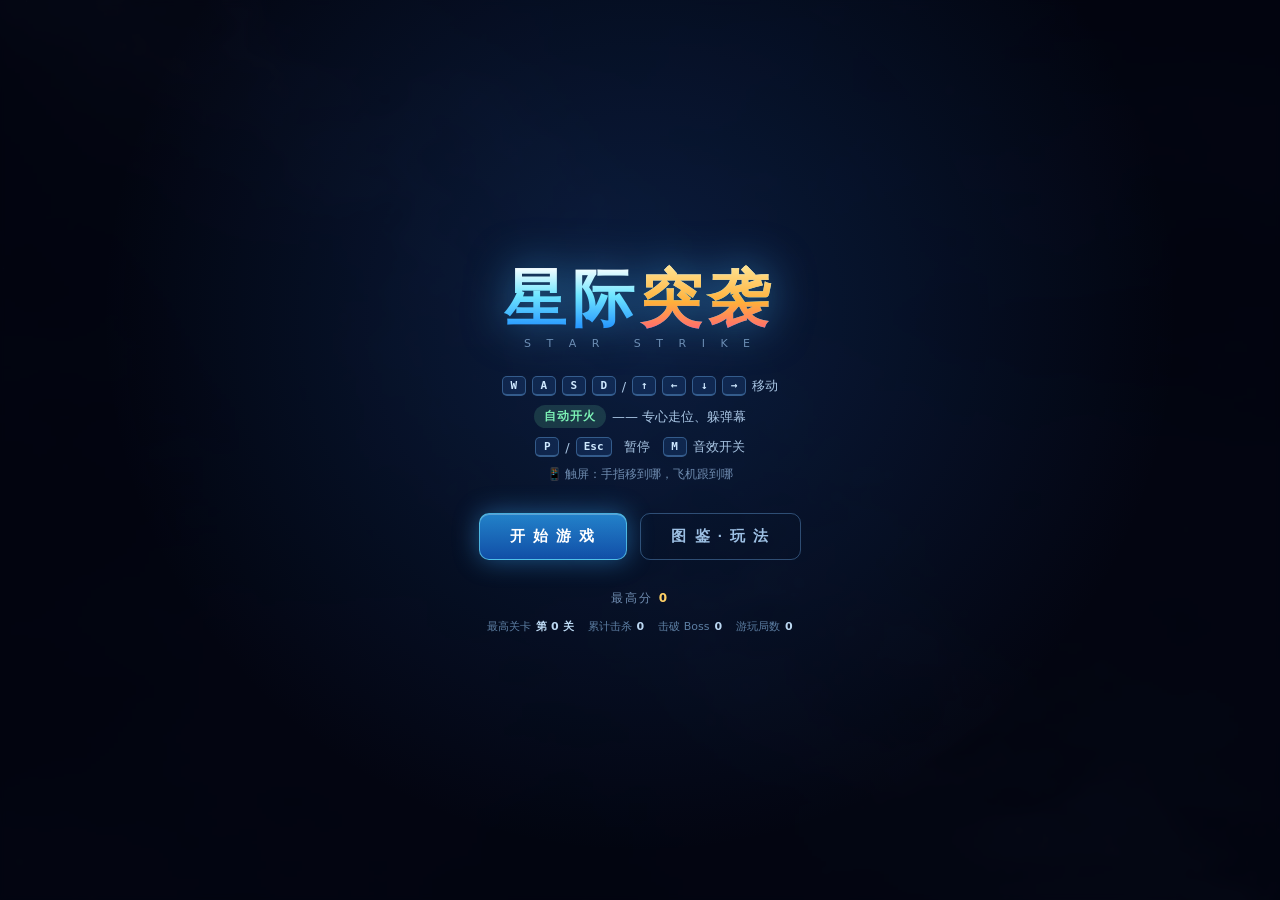
<file: index.html>
<!DOCTYPE html>
<html lang="zh-CN">
<head>
<meta charset="UTF-8" />
<meta name="viewport" content="width=device-width, initial-scale=1.0, user-scalable=no, viewport-fit=cover" />
<title>星际突袭 · 飞行射击</title>
<link rel="stylesheet" href="css/style.css" />
</head>
<body>

<div id="game-wrap">
  <canvas id="game"></canvas>

  <!-- ============ 游戏内 HUD ============ -->
  <div id="hud" class="hidden">
    <div class="hud-item hud-score">
      <span class="hud-label">SCORE</span>
      <span id="hud-score" class="hud-value">0</span>
    </div>
    <div class="hud-item hud-level">
      <span id="hud-level" class="hud-value">LV 1</span>
    </div>
    <div class="hud-item hud-lives">
      <span id="hud-lives" class="hud-value">♥♥♥</span>
    </div>
    <div class="hud-item hud-best">
      <span class="hud-label">BEST</span>
      <span id="hud-best" class="hud-value">0</span>
    </div>
  </div>

  <!-- ============ 主菜单 ============ -->
  <div id="screen-menu" class="screen">
    <div class="screen-box">
      <h1 class="title">星际<span>突袭</span></h1>
      <p class="subtitle">S T A R &nbsp; S T R I K E</p>

      <div class="rules">
        <div class="rule"><kbd>W</kbd><kbd>A</kbd><kbd>S</kbd><kbd>D</kbd> / <kbd>↑</kbd><kbd>←</kbd><kbd>↓</kbd><kbd>→</kbd> 移动</div>
        <div class="rule"><span class="auto-fire">自动开火</span> —— 专心走位、躲弹幕</div>
        <div class="rule"><kbd>P</kbd> / <kbd>Esc</kbd> 暂停　<kbd>M</kbd> 音效开关</div>
        <div class="rule touch-tip">📱 触屏：手指移到哪，飞机跟到哪</div>
      </div>

      <button id="btn-start" class="btn btn-primary">开 始 游 戏</button>
      <button id="btn-codex" class="btn btn-ghost">图 鉴 · 玩 法</button>
      <p class="best-line">最高分 <span id="menu-best">0</span></p>
      <div id="menu-stats" class="save-stats"></div>
    </div>
  </div>

  <!-- ============ 图鉴 / 玩法 ============ -->
  <div id="screen-codex" class="screen codex-screen hidden">
    <div class="codex-box">
      <div class="codex-head">
        <h2 class="upgrade-title">图 鉴</h2>
        <div class="codex-tabs">
          <button class="tab on" data-tab="guide">玩法</button>
          <button class="tab" data-tab="build">增益</button>
          <button class="tab" data-tab="boss">Boss</button>
        </div>
      </div>

      <div id="codex-body" class="codex-body"></div>

      <div class="codex-foot">
        <button id="btn-codex-close" class="btn btn-primary">返 回</button>
      </div>
    </div>
  </div>

  <!-- ============ 暂停 ============ -->
  <div id="screen-pause" class="screen hidden">
    <div class="screen-box">
      <h2 class="title2">已 暂 停</h2>
      <p class="subtitle">PAUSED</p>
      <div class="btn-row">
        <button id="btn-resume" class="btn btn-primary">继续</button>
        <button id="btn-quit" class="btn">回主菜单</button>
      </div>
      <p class="hint">按 <kbd>P</kbd> 或 <kbd>Esc</kbd> 也可继续</p>
    </div>
  </div>

  <!-- ============ 结算 ============ -->
  <div id="screen-over" class="screen hidden">
    <div class="screen-box">
      <h2 class="title2 over-title">游 戏 结 束</h2>
      <p id="over-record" class="record hidden">🏆 新 纪 录 !</p>

      <div class="final">
        <div class="final-row">
          <span class="lbl">本局得分</span>
          <span id="over-score" class="val">0</span>
        </div>
        <div class="final-row">
          <span class="lbl">历史最高</span>
          <span id="over-best" class="val dim">0</span>
        </div>
      </div>

      <div id="over-stats" class="save-stats"></div>

      <div class="btn-row">
        <button id="btn-restart" class="btn btn-primary">再 来 一 局</button>
        <button id="btn-menu" class="btn">主菜单</button>
      </div>
    </div>
  </div>
  <!-- ============ Roguelike 强化三选一 ============ -->
  <div id="screen-upgrade" class="screen upgrade-screen hidden">
    <div class="upgrade-box">
      <h2 class="upgrade-title">强 化 选 择</h2>
      <p class="upgrade-sub">等级 <span id="upgrade-level">2</span> · 三 选 一</p>

      <div id="upgrade-cards" class="cards"></div>

      <p class="upgrade-hint">点击卡片选择 · 也可按 <kbd>1</kbd> <kbd>2</kbd> <kbd>3</kbd></p>

      <div id="upgrade-owned" class="owned"></div>
    </div>
  </div>

  <!-- 屏幕中部的临时提示（静音切换等） -->
  <div id="toast" class="toast"></div>
</div>

<!-- ============ 脚本加载顺序 ============ -->
<!-- 各模块统一挂到 window.Game 上，main.js 只做存在性检查， -->
<!-- 所以下面这些文件可以逐个补齐，缺谁都不会报错。 -->
<script src="js/main.js"></script>
<script src="js/background.js"></script>
<script src="js/art.js"></script>
<script src="js/audio.js"></script>
<script src="js/input.js"></script>
<script src="js/bullets.js"></script>
<script src="js/player.js"></script>
<script src="js/enemies.js"></script>
<script src="js/boss.js"></script>
<script src="js/combat.js"></script>
<script src="js/particles.js"></script>
<script src="js/powerups.js"></script>
<script src="js/progress.js"></script>
<script src="js/upgrades.js"></script>
<script src="js/panel.js"></script>
<script src="js/codex.js"></script>
</body>
</html>
</file>
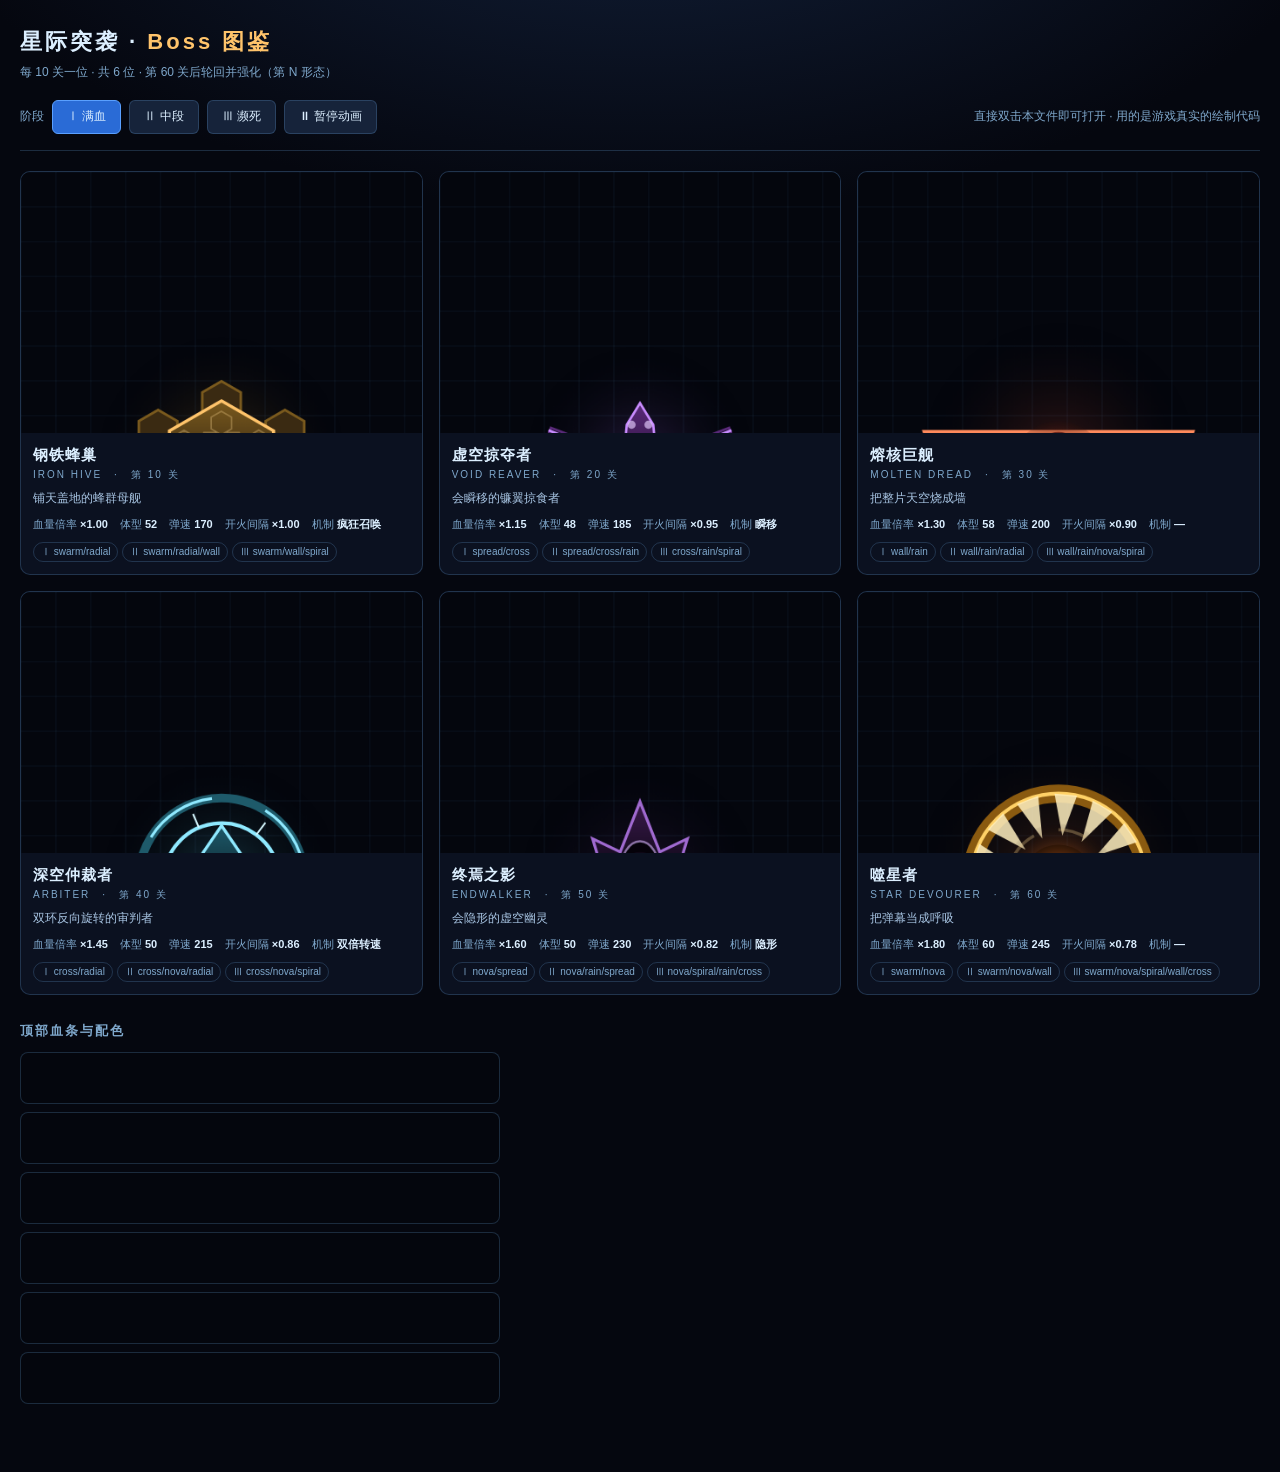
<file: tools/boss-gallery.html>
<!DOCTYPE html>
<html lang="zh-CN">
<head>
<meta charset="UTF-8" />
<meta name="viewport" content="width=device-width, initial-scale=1.0" />
<title>星际突袭 · Boss 图鉴</title>
<style>
  :root {
    --bg: #05070f;
    --card: #0b1120;
    --line: rgba(120, 190, 255, .20);
    --dim: #7fa8cc;
    --txt: #dcefff;
  }
  * { box-sizing: border-box; }
  body {
    margin: 0;
    background: radial-gradient(1200px 600px at 50% -10%, #12203a 0%, var(--bg) 60%);
    color: var(--txt);
    font: 14px/1.6 "Segoe UI", "Microsoft YaHei", sans-serif;
    padding: 24px 20px 60px;
  }
  h1 { font-size: 22px; letter-spacing: 3px; margin: 0 0 4px; }
  h1 span { color: #ffc46b; }
  .sub { color: var(--dim); font-size: 12px; margin-bottom: 18px; }
  .bar {
    display: flex; flex-wrap: wrap; gap: 8px; align-items: center;
    margin-bottom: 20px; padding-bottom: 16px;
    border-bottom: 1px solid var(--line);
  }
  button {
    background: #16233a; color: var(--txt); border: 1px solid var(--line);
    border-radius: 6px; padding: 6px 14px; cursor: pointer; font: inherit; font-size: 12px;
  }
  button:hover { background: #1e3050; }
  button.on { background: #2a6bd6; border-color: #5aa0ff; }
  .note { color: var(--dim); font-size: 12px; margin-left: auto; }

  .grid {
    display: grid; gap: 16px;
    grid-template-columns: repeat(auto-fill, minmax(300px, 1fr));
  }
  .card {
    background: var(--card); border: 1px solid var(--line);
    border-radius: 10px; overflow: hidden;
  }
  .card canvas { display: block; width: 100%; height: auto; background: #04060d; }
  .meta { padding: 10px 12px 12px; }
  .name { font-size: 15px; font-weight: 700; letter-spacing: 1px; }
  .code { font-size: 10px; color: var(--dim); letter-spacing: 2px; margin-bottom: 6px; }
  .title { font-size: 12px; color: #a9c6e4; margin-bottom: 8px; }
  .stats { font-size: 11px; color: var(--dim); display: flex; flex-wrap: wrap; gap: 4px 12px; }
  .stats b { color: var(--txt); font-weight: 600; }
  .pips { display: flex; gap: 4px; margin-top: 8px; flex-wrap: wrap; }
  .pip {
    font-size: 10px; padding: 1px 7px; border-radius: 99px;
    border: 1px solid var(--line); color: var(--dim);
  }
  .pip.key { border-color: rgba(255,196,107,.6); color: #ffc46b; }
  .uirow { margin-top: 26px; }
  .uirow h2 { font-size: 13px; color: var(--dim); font-weight: 600; letter-spacing: 2px; margin: 0 0 10px; }
  .uirow canvas { display: block; width: 480px; max-width: 100%; height: 52px; background: #04060d; border: 1px solid var(--line); border-radius: 8px; margin-bottom: 8px; }
  #game-wrap { position: absolute; left: -9999px; top: 0; }
</style>
</head>
<body>

<!-- main.js 需要这些元素才能正常初始化（藏在屏幕外） -->
<div id="game-wrap"><canvas id="game" width="480" height="800"></canvas></div>

<h1>星际突袭 · <span>Boss 图鉴</span></h1>
<div class="sub">每 10 关一位 · 共 6 位 · 第 60 关后轮回并强化（第 N 形态）</div>

<div class="bar">
  <span style="color:var(--dim);font-size:12px">阶段</span>
  <button data-phase="1" class="on">Ⅰ 满血</button>
  <button data-phase="2">Ⅱ 中段</button>
  <button data-phase="3">Ⅲ 濒死</button>
  <button id="pause">⏸ 暂停动画</button>
  <span class="note">直接双击本文件即可打开 · 用的是游戏真实的绘制代码</span>
</div>

<div class="grid" id="grid"></div>

<div class="uirow">
  <h2>顶部血条与配色</h2>
  <div id="uis"></div>
</div>

<!-- 按 index.html 的顺序加载，缺谁都不会报错 -->
<script src="../js/main.js"></script>
<script src="../js/audio.js"></script>
<script src="../js/input.js"></script>
<script src="../js/bullets.js"></script>
<script src="../js/player.js"></script>
<script src="../js/enemies.js"></script>
<script src="../js/boss.js"></script>
<script src="../js/combat.js"></script>
<script src="../js/particles.js"></script>
<script src="../js/powerups.js"></script>
<script src="../js/progress.js"></script>
<script src="../js/upgrades.js"></script>
<script src="../js/panel.js"></script>

<script>
/* ============================================================
   Boss 图鉴
   ------------------------------------------------------------
   直接调用游戏里的 G.boss.draw() / drawUI()，所以看到的就是
   实战里的样子，不存在"预览和游戏不一致"的问题。
   ============================================================ */
(function () {
  const G = window.Game;
  if (!G || !G.boss || !G.boss.ROSTER) {
    document.body.insertAdjacentHTML('afterbegin',
      '<p style="color:#ff6b6b">boss.js 没加载成功，请确认 js/ 目录和本文件相对位置正确。</p>');
    return;
  }

  // 停掉战斗更新，但保留我们自己的绘制
  G.state = 'paused';
  G.player && (G.player.autoFire = false);

  const ROSTER = G.boss.ROSTER;
  const CW = 460;                 // 每个卡片的画布宽度
  const CH = 300;
  const dpr = Math.min(2, window.devicePixelRatio || 1);

  /* ---------- 预先构造 6 个 Boss 快照 ----------
     start() 会触发音效与屏幕震动，所以只在初始化时调一次，
     之后每帧直接复用这些对象。                            */
  const snaps = ROSTER.map((def, i) => {
    const warn = G.audio && G.audio.bossWarn;
    const shake = G.shake && G.shake.add;
    if (G.audio) G.audio.bossWarn = function () {};
    if (G.shake) G.shake.add = function () {};

    G.boss.reset();
    G.boss.start((i + 1) * 10);
    const b = G.boss.state.boss;
    b.entering = false;
    b.y = 112;
    b.t = 0;
    b.hitFlash = 0;
    b.dotStacks = 0;
    b.alpha = 1;
    b.phase = 1;

    if (G.audio && warn) G.audio.bossWarn = warn;
    if (G.shake && shake) G.shake.add = shake;
    return b;
  });
  G.boss.reset();

  /* ---------- 建卡片 ---------- */
  const grid = document.getElementById('grid');
  const slots = [];

  ROSTER.map(function (def, i) {
    const card = document.createElement('div');
    card.className = 'card';

    const cv = document.createElement('canvas');
    cv.width = CW * dpr;
    cv.height = CH * dpr;
    cv.style.aspectRatio = CW + ' / ' + CH;
    card.appendChild(cv);

    const meta = document.createElement('div');
    meta.className = 'meta';

    const kinds = [];
    def.phases.forEach(function (p) {
      p.forEach(function (k) { if (kinds.indexOf(k) < 0) kinds.push(k); });
    });
    const TWIST = {
      blink: '瞬移', cloak: '隐形', spin: '双倍转速', swarm: '疯狂召唤', none: '—',
    };

    meta.innerHTML =
      '<div class="name">' + def.name + '</div>' +
      '<div class="code">' + def.code + '　·　第 ' + ((i + 1) * 10) + ' 关</div>' +
      '<div class="title">' + def.title + '</div>' +
      '<div class="stats">' +
        '<span>血量倍率 <b>×' + def.hpMul.toFixed(2) + '</b></span>' +
        '<span>体型 <b>' + def.r + '</b></span>' +
        '<span>弹速 <b>' + def.speed + '</b></span>' +
        '<span>开火间隔 <b>×' + def.cdMul.toFixed(2) + '</b></span>' +
        '<span>机制 <b>' + (TWIST[def.twist] || def.twist) + '</b></span>' +
      '</div>' +
      '<div class="pips">' +
        def.phases.map(function (p, pi) {
          return '<span class="pip">' + ['Ⅰ', 'Ⅱ', 'Ⅲ'][pi] + ' ' + p.join('/') + '</span>';
        }).join('') +
      '</div>';

    card.appendChild(meta);
    grid.appendChild(card);

    slots.push({ cv: cv, ctx: cv.getContext('2d'), def: def, i: i });
  });

  /* ---------- 血条预览 ---------- */
  const uis = document.getElementById('uis');
  const uiSlots = ROSTER.map(function (def, i) {
    const cv = document.createElement('canvas');
    cv.width = 480 * dpr;
    cv.height = 52 * dpr;
    cv.style.width = '480px';
    cv.style.height = '52px';
    uis.appendChild(cv);
    return { cv: cv, ctx: cv.getContext('2d') };
  });

  /* ---------- 绘制循环 ---------- */
  let phase = 1;
  let paused = false;
  let t = 0;

  function drawSlot(slot, boss) {
    const ctx = slot.ctx;
    const real = G.ctx;

    // 时间/阶段同步
    boss.t = t;
    boss.phase = phase;

    // 塞进 state 里，draw() 从 state.boss 取对象
    G.boss.state.boss = boss;
    G.ctx = ctx;

    ctx.setTransform(dpr, 0, 0, dpr, 0, 0);
    ctx.clearRect(0, 0, CW, CH);

    // 背景网格，方便看清轮廓
    ctx.save();
    ctx.strokeStyle = 'rgba(90,140,200,0.10)';
    ctx.lineWidth = 1;
    for (let x = 0; x <= CW; x += 40) {
      ctx.beginPath(); ctx.moveTo(x, 0); ctx.lineTo(x, CH); ctx.stroke();
    }
    for (let y = 0; y <= CH; y += 40) {
      ctx.beginPath(); ctx.moveTo(0, y); ctx.lineTo(CW, y); ctx.stroke();
    }
    ctx.restore();

    // 放大到 1.5 倍便于观察细节
    ctx.save();
    ctx.translate(CW / 2, CH / 2 + 14);
    ctx.scale(1.5, 1.5);
    G.boss.draw();
    ctx.restore();

    G.ctx = real;
  }

  function drawUI(slot, boss) {
    const ctx = slot.ctx;
    const real = G.ctx;

    boss.t = t;
    boss.phase = phase;
    G.boss.state.boss = boss;
    G.ctx = ctx;

    ctx.setTransform(dpr, 0, 0, dpr, 0, 0);
    ctx.clearRect(0, 0, 480, 52);
    ctx.save();
    ctx.translate(0, -72);        // drawUI 固定画在 y≈90，挪进这块画布
    G.boss.drawUI();
    ctx.restore();

    G.ctx = real;
  }

  function loop() {
    if (!paused) t += 1 / 60;

    for (let i = 0; i < slots.length; i++) {
      drawSlot(slots[i], snaps[i]);
    }
    for (let i = 0; i < uiSlots.length; i++) {
      drawUI(uiSlots[i], snaps[i]);
    }

    G.boss.reset();
    requestAnimationFrame(loop);
  }

  /* ---------- 交互 ---------- */
  document.querySelectorAll('[data-phase]').forEach(function (btn) {
    btn.addEventListener('click', function () {
      phase = +btn.dataset.phase;
      document.querySelectorAll('[data-phase]').forEach(function (b) {
        b.classList.toggle('on', b === btn);
      });
    });
  });

  const pauseBtn = document.getElementById('pause');
  pauseBtn.addEventListener('click', function () {
    paused = !paused;
    pauseBtn.textContent = paused ? '▶ 继续动画' : '⏸ 暂停动画';
    pauseBtn.classList.toggle('on', paused);
  });

  loop();
})();
</script>
</body>
</html>
</file>
<file: css/style.css>
/* ============================================================
   星际突袭 · 样式表
   ① 框架部分：画布铺满、HUD、三种界面（主菜单/暂停/结算）
   ============================================================ */

* { box-sizing: border-box; }

html, body {
  margin: 0;
  padding: 0;
  width: 100%;
  height: 100%;
  overflow: hidden;
  background: #03040c;
  color: #e8f4ff;
  font-family: "Segoe UI", "PingFang SC", "Microsoft YaHei", system-ui, sans-serif;
  -webkit-tap-highlight-color: transparent;
  user-select: none;
}

#game-wrap {
  position: fixed;
  inset: 0;
  overflow: hidden;
}

#game {
  display: block;
  width: 100%;
  height: 100%;
  touch-action: none;   /* 触屏拖动不触发页面滚动 */
}

.hidden { display: none !important; }

/* ------------------------------------------------------------
   HUD
   ------------------------------------------------------------ */
#hud {
  position: absolute;
  inset: 0;
  padding: 14px 18px;
  pointer-events: none;
  font-variant-numeric: tabular-nums;
  text-shadow: 0 0 12px rgba(80, 200, 255, .55);
}

/* HUD 四个角都是绝对定位的子元素，父级的 padding 对它们不生效，
   所以安全区必须逐项加在各自的偏移上（刘海屏 / 圆角屏）。 */
#hud {
  --safe-t: env(safe-area-inset-top, 0px);
  --safe-r: env(safe-area-inset-right, 0px);
  --safe-b: env(safe-area-inset-bottom, 0px);
  --safe-l: env(safe-area-inset-left, 0px);
}

.hud-item { position: absolute; }

.hud-score { left: calc(18px + var(--safe-l)); top: calc(14px + var(--safe-t)); }
.hud-best  { left: calc(18px + var(--safe-l)); top: calc(56px + var(--safe-t)); }

.hud-level {
  left: 50%;
  top: calc(14px + var(--safe-t));
  transform: translateX(-50%);
  color: #ffd166;
  letter-spacing: 2px;
  text-shadow: 0 0 12px rgba(255, 190, 60, .6);
}

.hud-lives {
  right: calc(18px + var(--safe-r));
  top: calc(14px + var(--safe-t));
  color: #ff5c7a;
  letter-spacing: 4px;
  font-size: 22px;
  text-shadow: 0 0 12px rgba(255, 70, 110, .7);
}

.hud-label {
  display: block;
  font-size: 10px;
  letter-spacing: 3px;
  color: #6f8cb0;
  text-shadow: none;
}

.hud-value {
  display: block;
  font-size: 22px;
  font-weight: 700;
  letter-spacing: 1px;
  line-height: 1.15;
}

.hud-best .hud-value { font-size: 15px; color: #8fb6dd; }

/* ------------------------------------------------------------
   全屏界面遮罩（主菜单 / 暂停 / 结算）
   ------------------------------------------------------------ */
.screen {
  position: absolute;
  inset: 0;
  display: flex;
  align-items: center;
  justify-content: center;
  /* 横屏手机 / 虚拟键盘弹起时可视高度可能只有 240px，
     内容比屏幕高就必须能滚，否则按钮会被裁在屏幕外、点都点不到。 */
  overflow-y: auto;
  -webkit-overflow-scrolling: touch;
  padding: calc(24px + env(safe-area-inset-top, 0px))
           calc(24px + env(safe-area-inset-right, 0px))
           calc(24px + env(safe-area-inset-bottom, 0px))
           calc(24px + env(safe-area-inset-left, 0px));
  background:
    radial-gradient(circle at 50% 35%, rgba(30, 90, 180, .28), transparent 62%),
    rgba(3, 6, 18, .82);
  backdrop-filter: blur(3px);
  -webkit-backdrop-filter: blur(3px);
  animation: fadeIn .25s ease both;
  z-index: 10;
}

@keyframes fadeIn { from { opacity: 0; } to { opacity: 1; } }

.screen-box {
  width: min(460px, 100%);
  margin: auto;            /* flex + overflow 时用 auto 才能保住滚动，不会被裁剪 */
  text-align: center;
  animation: riseIn .35s cubic-bezier(.2, .9, .3, 1.2) both;
}

@keyframes riseIn {
  from { opacity: 0; transform: translateY(18px) scale(.97); }
  to   { opacity: 1; transform: none; }
}

/* 标题 */
.title {
  margin: 0 0 6px;
  font-size: clamp(38px, 11vw, 62px);
  font-weight: 900;
  letter-spacing: 6px;
  line-height: 1.05;
  background: linear-gradient(180deg, #ffffff 0%, #6fe6ff 45%, #1f8fff 100%);
  -webkit-background-clip: text;
  background-clip: text;
  color: transparent;
  filter: drop-shadow(0 0 22px rgba(70, 180, 255, .55));
}

.title span {
  background: linear-gradient(180deg, #ffe89a 0%, #ffb03a 55%, #ff5c7a 100%);
  -webkit-background-clip: text;
  background-clip: text;
  color: transparent;
}

.title2 {
  margin: 0 0 4px;
  font-size: clamp(28px, 8vw, 42px);
  font-weight: 800;
  letter-spacing: 8px;
  color: #eaf6ff;
  text-shadow: 0 0 24px rgba(90, 190, 255, .6);
}

.over-title { color: #ffd0d8; text-shadow: 0 0 24px rgba(255, 90, 120, .6); }

.subtitle {
  margin: 0 0 26px;
  font-size: 11px;
  letter-spacing: 6px;
  color: #6f8cb0;
}

/* 操作说明 */
.rules {
  margin: 0 auto 26px;
  display: grid;
  gap: 9px;
  font-size: 13px;
  color: #a9c6e4;
}

.rule { display: flex; align-items: center; justify-content: center; gap: 6px; flex-wrap: wrap; }

kbd {
  display: inline-block;
  min-width: 24px;
  padding: 3px 7px;
  border: 1px solid rgba(120, 190, 255, .35);
  border-bottom-width: 2px;
  border-radius: 5px;
  background: rgba(30, 70, 130, .35);
  color: #cfe9ff;
  font: 600 11px/1 ui-monospace, Consolas, monospace;
}

.touch-tip { color: #6f8cb0; font-size: 12px; }

.auto-fire {
  padding: 3px 10px;
  border-radius: 20px;
  background: rgba(110, 231, 168, .16);
  color: #7bf0b4;
  font-weight: 700;
  font-size: 12px;
  letter-spacing: 1px;
}

/* 按钮 */
.btn {
  appearance: none;
  border: 1px solid rgba(120, 190, 255, .35);
  border-radius: 10px;
  padding: 13px 30px;
  margin: 4px;
  background: rgba(20, 45, 90, .55);
  color: #cfe9ff;
  font-size: 15px;
  font-weight: 700;
  letter-spacing: 2px;
  cursor: pointer;
  transition: transform .12s ease, box-shadow .2s ease, background .2s ease;
}

.btn:hover { background: rgba(30, 70, 140, .7); transform: translateY(-2px); }
.btn:active { transform: translateY(0) scale(.97); }

.btn-primary {
  border-color: rgba(110, 235, 255, .6);
  background: linear-gradient(180deg, rgba(40, 150, 230, .85), rgba(20, 90, 190, .85));
  color: #fff;
  box-shadow: 0 0 26px rgba(60, 170, 255, .45), inset 0 1px 0 rgba(255, 255, 255, .25);
}

.btn-primary:hover {
  box-shadow: 0 0 38px rgba(90, 200, 255, .65), inset 0 1px 0 rgba(255, 255, 255, .3);
}

.btn-row { display: flex; justify-content: center; flex-wrap: wrap; }

.best-line { margin: 20px 0 0; font-size: 12px; letter-spacing: 2px; color: #6f8cb0; }
.best-line span { color: #ffd166; font-weight: 700; }

.hint { margin: 18px 0 0; font-size: 12px; color: #6f8cb0; }

/* 结算 */
.record {
  margin: 6px 0 14px;
  font-size: 14px;
  font-weight: 800;
  letter-spacing: 3px;
  color: #ffd166;
  text-shadow: 0 0 20px rgba(255, 200, 70, .8);
  animation: blink 1s steps(2, end) infinite;
}

@keyframes blink { 50% { opacity: .35; } }

.final {
  margin: 22px auto 26px;
  width: min(300px, 100%);
  display: grid;
  gap: 12px;
}

.final-row {
  display: flex;
  justify-content: space-between;
  align-items: baseline;
  padding-bottom: 10px;
  border-bottom: 1px dashed rgba(110, 150, 200, .28);
}

.final-row .lbl { font-size: 12px; letter-spacing: 2px; color: #8fb6dd; }
.final-row .val { font-size: 26px; font-weight: 800; color: #7fe6ff; font-variant-numeric: tabular-nums; }
.final-row .val.dim { font-size: 18px; color: #8fb6dd; }

/* ------------------------------------------------------------
   屏幕提示条（Toast）
   ------------------------------------------------------------ */
.toast {
  position: absolute;
  left: 50%;
  top: 46%;
  transform: translate(-50%, -50%) scale(.94);
  padding: 10px 22px;
  border: 1px solid rgba(120, 200, 255, .35);
  border-radius: 30px;
  background: rgba(6, 14, 30, .82);
  color: #d6ecff;
  font-size: 14px;
  font-weight: 700;
  letter-spacing: 2px;
  white-space: nowrap;
  opacity: 0;
  pointer-events: none;
  transition: opacity .22s ease, transform .22s ease;
  z-index: 30;
  backdrop-filter: blur(4px);
  -webkit-backdrop-filter: blur(4px);
}

.toast.show {
  opacity: 1;
  transform: translate(-50%, -50%) scale(1);
}

/* ------------------------------------------------------------
   Roguelike 强化三选一
   ------------------------------------------------------------ */
.upgrade-screen {
  align-items: center;
  background:
    radial-gradient(circle at 50% 40%, rgba(60, 40, 140, .38), transparent 66%),
    rgba(3, 6, 18, .88);
}

.upgrade-box {
  width: min(880px, 100%);
  text-align: center;
}

.upgrade-title {
  margin: 0 0 4px;
  font-size: clamp(24px, 6vw, 38px);
  font-weight: 900;
  letter-spacing: 8px;
  background: linear-gradient(180deg, #fff6d8 0%, #ffd166 50%, #ff9a3a 100%);
  -webkit-background-clip: text;
  background-clip: text;
  color: transparent;
  filter: drop-shadow(0 0 20px rgba(255, 190, 60, .5));
}

.upgrade-sub {
  margin: 0 0 22px;
  font-size: 12px;
  letter-spacing: 4px;
  color: #8fb6dd;
}

.upgrade-sub span { color: #ffd166; font-weight: 700; }

/* ---------- 卡片区 ---------- */
.cards {
  display: grid;
  grid-template-columns: repeat(3, 1fr);
  gap: 14px;
  margin-bottom: 18px;
}

.card {
  position: relative;
  display: flex;
  flex-direction: column;
  align-items: center;
  gap: 7px;
  padding: 20px 14px 16px;
  border: 2px solid rgba(120, 190, 255, .3);
  border-radius: 14px;
  background: linear-gradient(180deg, rgba(24, 42, 78, .85), rgba(10, 16, 34, .92));
  color: #e8f4ff;
  font-family: inherit;
  cursor: pointer;
  text-align: center;
  transition: transform .14s ease, box-shadow .2s ease, border-color .2s ease;
  animation: cardIn .32s cubic-bezier(.2, .9, .3, 1.15) both;
}

.card:nth-child(2) { animation-delay: .06s; }
.card:nth-child(3) { animation-delay: .12s; }

@keyframes cardIn {
  from { opacity: 0; transform: translateY(22px) scale(.94); }
  to   { opacity: 1; transform: none; }
}

.card:hover { transform: translateY(-6px); }
.card:active { transform: translateY(-2px) scale(.98); }

.card-hot {
  position: absolute;
  top: 9px;
  left: 11px;
  width: 20px;
  height: 20px;
  line-height: 20px;
  border-radius: 6px;
  background: rgba(120, 190, 255, .18);
  color: #8fb6dd;
  font: 700 11px/20px ui-monospace, Consolas, monospace;
}

.card-tag {
  font-size: 10px;
  letter-spacing: 2px;
  padding: 2px 7px;
  border-radius: 20px;
  color: #6f8cb0;
  background: rgba(120, 190, 255, .1);
}

/* ---------- 流派配色 ---------- */
.build-swarm   { color: #7fe0ff !important; background: rgba(86, 214, 255, .14) !important; }
.build-item    { color: #ffc46b !important; background: rgba(255, 176, 58, .14) !important; }
.build-level   { color: #7bf0b4 !important; background: rgba(110, 231, 168, .14) !important; }
.build-fleet   { color: #9db8ff !important; background: rgba(110, 150, 255, .16) !important; }
.build-rad     { color: #86e05a !important; background: rgba(110, 224, 90, .14) !important; }
.build-general { color: #a9c6e4 !important; background: rgba(140, 180, 220, .12) !important; }

.chip.build-swarm   { border-color: rgba(86, 214, 255, .45); }
.chip.build-item    { border-color: rgba(255, 176, 58, .45); }
.chip.build-level   { border-color: rgba(110, 231, 168, .45); }
.chip.build-fleet   { border-color: rgba(110, 150, 255, .5); }
.chip.build-rad     { border-color: rgba(110, 224, 90, .5); }
.chip.build-general { border-color: rgba(140, 180, 220, .3); }

.card-icon { font-size: 34px; line-height: 1; filter: drop-shadow(0 0 10px rgba(120, 200, 255, .45)); }

.card-name { font-size: 17px; font-weight: 800; letter-spacing: 1px; }

.card-desc {
  font-size: 12px;
  line-height: 1.55;
  color: #a9c6e4;
  min-height: 2.6em;
}

/* 升级增量说明：明确告诉玩家再升一级多拿到什么 */
.card-delta {
  width: 100%;
  padding: 5px 9px;
  border-left: 2px solid rgba(110, 231, 168, .55);
  border-radius: 4px;
  background: rgba(110, 231, 168, .10);
  font-size: 11px;
  line-height: 1.5;
  color: #8fffbf;
  text-align: left;
}

.card-stack {
  margin-top: 2px;
  padding: 3px 10px;
  border-radius: 20px;
  background: rgba(120, 190, 255, .13);
  font-size: 11px;
  font-weight: 700;
  color: #9fd8ff;
}

/* ---------- 品质配色 ---------- */
.card.rarity-common { border-color: rgba(127, 180, 232, .45); }
.card.rarity-common:hover { box-shadow: 0 10px 30px rgba(80, 140, 220, .35); border-color: #7fb4e8; }

.card.rarity-rare { border-color: rgba(86, 214, 255, .55); box-shadow: inset 0 0 30px rgba(40, 140, 220, .16); }
.card.rarity-rare:hover { box-shadow: 0 10px 34px rgba(86, 214, 255, .45); border-color: #56d6ff; }
.card.rarity-rare .card-name { color: #9fe6ff; }

.card.rarity-epic {
  border-color: rgba(201, 140, 255, .65);
  box-shadow: inset 0 0 34px rgba(140, 60, 220, .2);
  background: linear-gradient(180deg, rgba(48, 26, 84, .9), rgba(12, 10, 30, .94));
}
.card.rarity-epic:hover { box-shadow: 0 10px 40px rgba(201, 140, 255, .5); border-color: #d9a6ff; }
.card.rarity-epic .card-name { color: #e0bbff; }
.card.rarity-epic .card-stack { background: rgba(201, 140, 255, .18); color: #dcb6ff; }

/* ---------- 金色（最高品质） ---------- */
.card.rarity-gold {
  border-color: #ffd166;
  background: linear-gradient(180deg, rgba(98, 72, 18, .94), rgba(26, 18, 6, .96));
  box-shadow: inset 0 0 44px rgba(255, 190, 60, .25), 0 0 26px rgba(255, 190, 60, .30);
}

.card.rarity-gold:hover {
  border-color: #ffe9a8;
  box-shadow: inset 0 0 50px rgba(255, 190, 60, .38), 0 10px 44px rgba(255, 190, 60, .60);
}

.card.rarity-gold .card-name {
  color: #ffe9a8;
  text-shadow: 0 0 14px rgba(255, 200, 70, .8);
}

.card.rarity-gold .card-desc { color: #ecdcae; }
.card.rarity-gold .card-tag { background: rgba(255, 190, 60, .18) !important; color: #ffd166 !important; }
.card.rarity-gold .card-stack { background: rgba(255, 190, 60, .2); color: #ffe9a8; }
.card.rarity-gold .card-delta {
  border-left-color: rgba(255, 209, 102, .7);
  background: rgba(255, 190, 60, .12);
  color: #ffe9a8;
}

/* ---------- 已获得强化 ---------- */
.upgrade-hint { margin: 0 0 14px; font-size: 12px; color: #6f8cb0; }

.owned {
  display: flex;
  flex-wrap: wrap;
  justify-content: center;
  gap: 6px;
  max-height: 96px;
  overflow-y: auto;
  padding-top: 12px;
  border-top: 1px dashed rgba(110, 150, 200, .22);
}

.chip {
  padding: 3px 9px;
  border: 1px solid rgba(120, 190, 255, .25);
  border-radius: 20px;
  background: rgba(20, 45, 90, .5);
  font-size: 11px;
  color: #bcd8f2;
  white-space: nowrap;
}

.chip b { color: #ffd166; }
.chip.empty { color: #5d7898; border-style: dashed; }
.chip.rarity-rare { border-color: rgba(86, 214, 255, .4); }
.chip.rarity-epic { border-color: rgba(201, 140, 255, .5); color: #dcb6ff; }

/* ============================================================
   跨局战绩（主菜单 / 结算界面共用）
   ============================================================ */
.btn-ghost {
  background: transparent;
  border-color: rgba(120, 190, 255, .35);
  color: #9dc0e4;
  margin-bottom: 10px;
}
.btn-ghost:hover { background: rgba(60, 120, 200, .18); color: #d6ecff; }

.save-stats {
  display: flex;
  flex-wrap: wrap;
  justify-content: center;
  gap: 6px 14px;
  margin: 12px auto 0;
  max-width: 380px;
}
.save-stats .stat-cap {
  font-size: 10px;
  letter-spacing: 3px;
  color: #5d7fa3;
  flex-basis: 100%;
  margin-bottom: 2px;
}
.save-stats .stat {
  display: flex;
  align-items: baseline;
  gap: 5px;
  font-size: 11px;
}
.save-stats .stat .k { color: #5d7fa3; }
.save-stats .stat .v { color: #bcd8f2; font-weight: 700; }

/* ============================================================
   图鉴 / 玩法
   ============================================================ */
.codex-screen { padding: 0; align-items: stretch; }

.codex-box {
  position: absolute;
  inset: 0;
  display: flex;
  flex-direction: column;
  background: linear-gradient(180deg, rgba(6, 12, 24, .96), rgba(3, 6, 14, .98));
}

.codex-head {
  flex: none;
  padding: calc(14px + env(safe-area-inset-top, 0px))
           calc(16px + env(safe-area-inset-right, 0px)) 10px
           calc(16px + env(safe-area-inset-left, 0px));
  border-bottom: 1px solid rgba(120, 190, 255, .18);
  text-align: center;
}
.codex-head .upgrade-title { margin: 0 0 10px; font-size: 20px; }

.codex-tabs { display: flex; justify-content: center; gap: 8px; }
.codex-tabs .tab {
  padding: 6px 18px;
  border: 1px solid rgba(120, 190, 255, .25);
  border-radius: 20px;
  background: rgba(16, 34, 62, .7);
  color: #9dc0e4;
  font: inherit;
  font-size: 13px;
  cursor: pointer;
}
.codex-tabs .tab:hover { background: rgba(30, 60, 105, .8); }
.codex-tabs .tab.on {
  background: rgba(42, 107, 214, .85);
  border-color: #5aa0ff;
  color: #fff;
}

.codex-body {
  flex: 1 1 auto;
  overflow-y: auto;
  padding: 16px 18px 24px;
  -webkit-overflow-scrolling: touch;
}

.codex-foot {
  flex: none;
  padding: 12px calc(12px + env(safe-area-inset-right, 0px))
           calc(12px + env(safe-area-inset-bottom, 0px))
           calc(12px + env(safe-area-inset-left, 0px));
  text-align: center;
  border-top: 1px solid rgba(120, 190, 255, .18);
  background: rgba(4, 8, 18, .9);
}

.cx-sec { margin: 0 auto 20px; max-width: 720px; }
.cx-sec h3 {
  display: flex;
  align-items: center;
  gap: 10px;
  margin: 0 0 8px;
  font-size: 15px;
  letter-spacing: 1px;
  color: #dcefff;
  border-left: 3px solid rgba(110, 231, 168, .8);
  padding-left: 9px;
}
.cx-count {
  margin-left: auto;
  font-size: 11px;
  font-weight: 500;
  color: #5d7fa3;
  border: 1px solid rgba(120, 190, 255, .22);
  border-radius: 20px;
  padding: 1px 9px;
}
.cx-kv { font-size: 12.5px; color: #a9c6e4; line-height: 1.85; }
.cx-kv b { color: #e8f4ff; }
.cx-kv .hl { color: #ffc46b; }
.cx-kv .c-swarm { color: #7fe0ff; }
.cx-kv .c-item  { color: #ffc46b; }
.cx-kv .c-level { color: #7bf0b4; }
.cx-kv .c-fleet { color: #9db8ff; }
.cx-kv .c-rad   { color: #86e05a; }
.cx-num { color: #7fa8cc; font-size: 12px; }
.cx-code { font-size: 11px; letter-spacing: 3px; color: #5d7fa3; margin-bottom: 4px; }
.cx-empty { color: #5d7fa3; text-align: center; padding: 40px 0; }

.cx-pip {
  display: inline-block;
  margin: 0 4px 4px 0;
  padding: 1px 8px;
  border: 1px solid rgba(255, 196, 107, .45);
  border-radius: 20px;
  font-size: 11px;
  color: #ffc46b;
}
.cx-phase {
  font-size: 12px;
  color: #a9c6e4;
  padding-left: 4px;
}
.cx-pi {
  display: inline-block;
  width: 18px;
  color: #ffc46b;
  font-weight: 700;
}

.cx-cards {
  display: grid;
  grid-template-columns: repeat(auto-fill, minmax(230px, 1fr));
  gap: 8px;
}
.cx-card {
  border: 1px solid rgba(120, 190, 255, .18);
  border-left-width: 3px;
  border-radius: 7px;
  background: rgba(10, 20, 38, .8);
  padding: 8px 10px;
}
.cx-card.r-common { border-left-color: #6fa8d8; }
.cx-card.r-rare   { border-left-color: #56d6ff; }
.cx-card.r-epic   { border-left-color: #c98cff; }
.cx-card.r-gold   { border-left-color: #ffd166; background: rgba(38, 28, 8, .8); }

.cx-card-top { display: flex; align-items: center; gap: 6px; margin-bottom: 4px; }
.cx-icon { font-size: 16px; line-height: 1; }
.cx-name { font-size: 13px; font-weight: 700; color: #e8f4ff; }
.cx-rar { font-size: 10px; color: #7fa8cc; }
.cx-max { margin-left: auto; font-size: 10px; color: #5d7fa3; }

.cx-desc { font-size: 11.5px; color: #a9c6e4; line-height: 1.6; }
.cx-delta { font-size: 11px; color: #7bf0b4; margin-top: 4px; line-height: 1.5; }

/* ---------- 小屏适配 ---------- */
@media (max-width: 720px) {
  .cards { grid-template-columns: 1fr; gap: 9px; max-height: 56vh; overflow-y: auto; }
  .card { flex-direction: row; flex-wrap: wrap; justify-content: flex-start; text-align: left; padding: 12px 14px; gap: 4px 10px; }
  .card-icon { font-size: 26px; }
  .card-name { font-size: 15px; }
  .card-desc { min-height: 0; flex-basis: 100%; }
  .card-hot { position: static; width: auto; height: auto; padding: 0 6px; line-height: 18px; }
  .upgrade-sub { margin-bottom: 12px; }
  .owned { max-height: 62px; }

  .cx-cards { grid-template-columns: 1fr; }
  .codex-body { padding: 12px 12px 20px; }
}

@media (max-height: 560px) {
  .rules { margin-bottom: 16px; gap: 5px; font-size: 12px; }
  .subtitle { margin-bottom: 16px; }
  .final { margin: 14px auto 16px; }
  .btn { padding: 10px 22px; font-size: 14px; }

  .upgrade-title { font-size: 22px; }
  .upgrade-sub { margin-bottom: 10px; }
  .card { padding: 10px; }
  .card-icon { font-size: 24px; }

  .codex-head { padding: 8px 12px 7px; }
  .codex-head .upgrade-title { font-size: 16px; margin-bottom: 6px; }
  .codex-tabs .tab { padding: 4px 14px; font-size: 12px; }
  .codex-foot { padding: 7px; }
  .save-stats { margin-top: 8px; }
}
</file>
